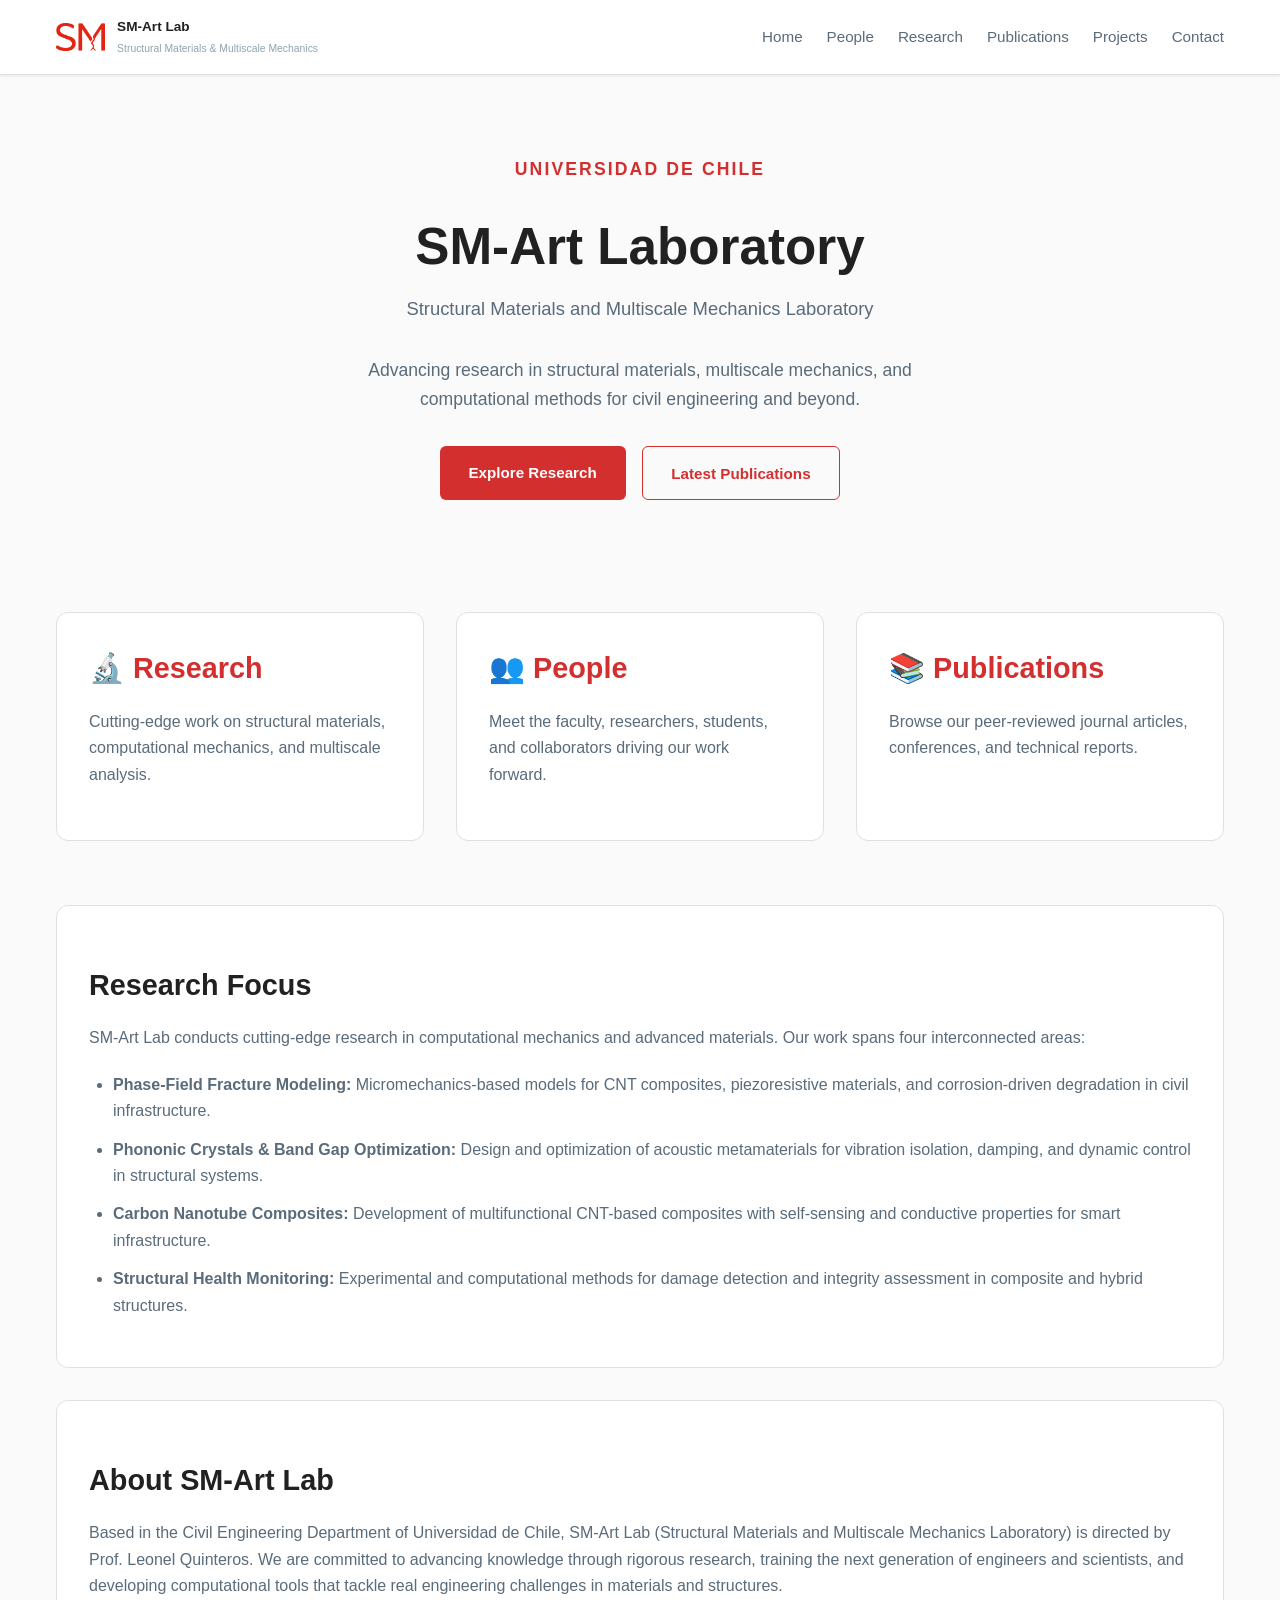
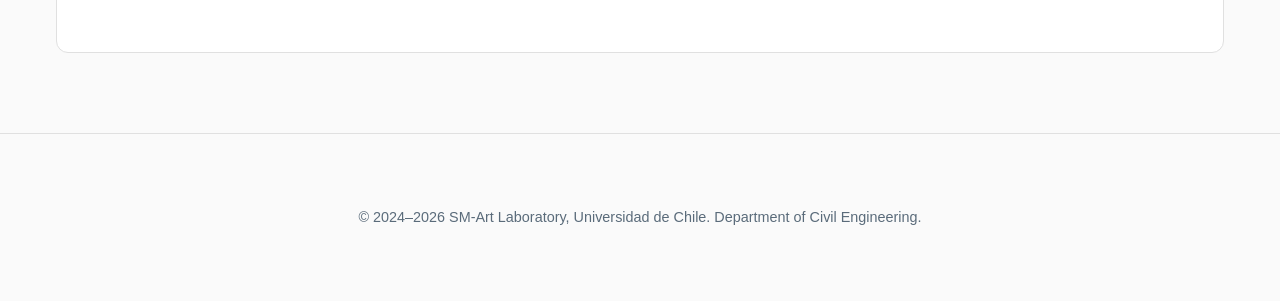
<file: index.html>
<!DOCTYPE html>
<html lang="en">
<head>
  <meta charset="UTF-8" />
  <meta name="viewport" content="width=device-width, initial-scale=1.0" />
  <title>SM-Art Lab | Structural Materials and Multiscale Mechanics</title>
  <link rel="stylesheet" href="css/styles.css" />
</head>
<body>
  <header class="site-header">
    <div class="container">
      <a class="brand" href="index.html">
        <img src="logo_short.png" alt="SM-Art Lab" />
        <div class="brand-text">
          <strong>SM-Art Lab</strong>
          <small>Structural Materials & Multiscale Mechanics</small>
        </div>
      </a>
      <nav>
        <a href="index.html">Home</a>
        <a href="people.html">People</a>
        <a href="research.html">Research</a>
        <a href="publications.html">Publications</a>
        <a href="projects.html">Projects</a>
        <a href="contact.html">Contact</a>
      </nav>
    </div>
  </header>

  <main class="container">
    <section class="hero">
      <p class="eyebrow">Universidad de Chile</p>
      <h1>SM-Art Laboratory</h1>
      <p style="font-size: 1.15rem; color: var(--gray-med); margin-bottom: 2rem;">Structural Materials and Multiscale Mechanics Laboratory</p>
      <p>Advancing research in structural materials, multiscale mechanics, and computational methods for civil engineering and beyond.</p>
      <div class="hero-links">
        <a class="button" href="research.html">Explore Research</a>
        <a class="button secondary" href="publications.html">Latest Publications</a>
      </div>
    </section>

    <section class="feature-grid" style="margin-top: 4rem;">
      <article>
        <h2>🔬 Research</h2>
        <p>Cutting-edge work on structural materials, computational mechanics, and multiscale analysis.</p>
      </article>
      <article>
        <h2>👥 People</h2>
        <p>Meet the faculty, researchers, students, and collaborators driving our work forward.</p>
      </article>
      <article>
        <h2>📚 Publications</h2>
        <p>Browse our peer-reviewed journal articles, conferences, and technical reports.</p>
      </article>
    </section>

    <section class="content-block" style="margin-top: 4rem;">
      <h2>Research Focus</h2>
      <p>SM-Art Lab conducts cutting-edge research in computational mechanics and advanced materials. Our work spans four interconnected areas:</p>
      <ul>
        <li><strong>Phase-Field Fracture Modeling:</strong> Micromechanics-based models for CNT composites, piezoresistive materials, and corrosion-driven degradation in civil infrastructure.</li>
        <li><strong>Phononic Crystals & Band Gap Optimization:</strong> Design and optimization of acoustic metamaterials for vibration isolation, damping, and dynamic control in structural systems.</li>
        <li><strong>Carbon Nanotube Composites:</strong> Development of multifunctional CNT-based composites with self-sensing and conductive properties for smart infrastructure.</li>
        <li><strong>Structural Health Monitoring:</strong> Experimental and computational methods for damage detection and integrity assessment in composite and hybrid structures.</li>
      </ul>
    </section>

    <section class="content-block" style="margin-top: 2rem;">
      <h2>About SM-Art Lab</h2>
      <p>Based in the Civil Engineering Department of Universidad de Chile, SM-Art Lab (Structural Materials and Multiscale Mechanics Laboratory) is directed by Prof. Leonel Quinteros. We are committed to advancing knowledge through rigorous research, training the next generation of engineers and scientists, and developing computational tools that tackle real engineering challenges in materials and structures.</p>
    </section>
  </main>

  <footer class="site-footer">
    <div class="container">
      <p>© 2024–2026 SM-Art Laboratory, Universidad de Chile. Department of Civil Engineering.</p>
    </div>
  </footer>
</body>
</html>
</file>
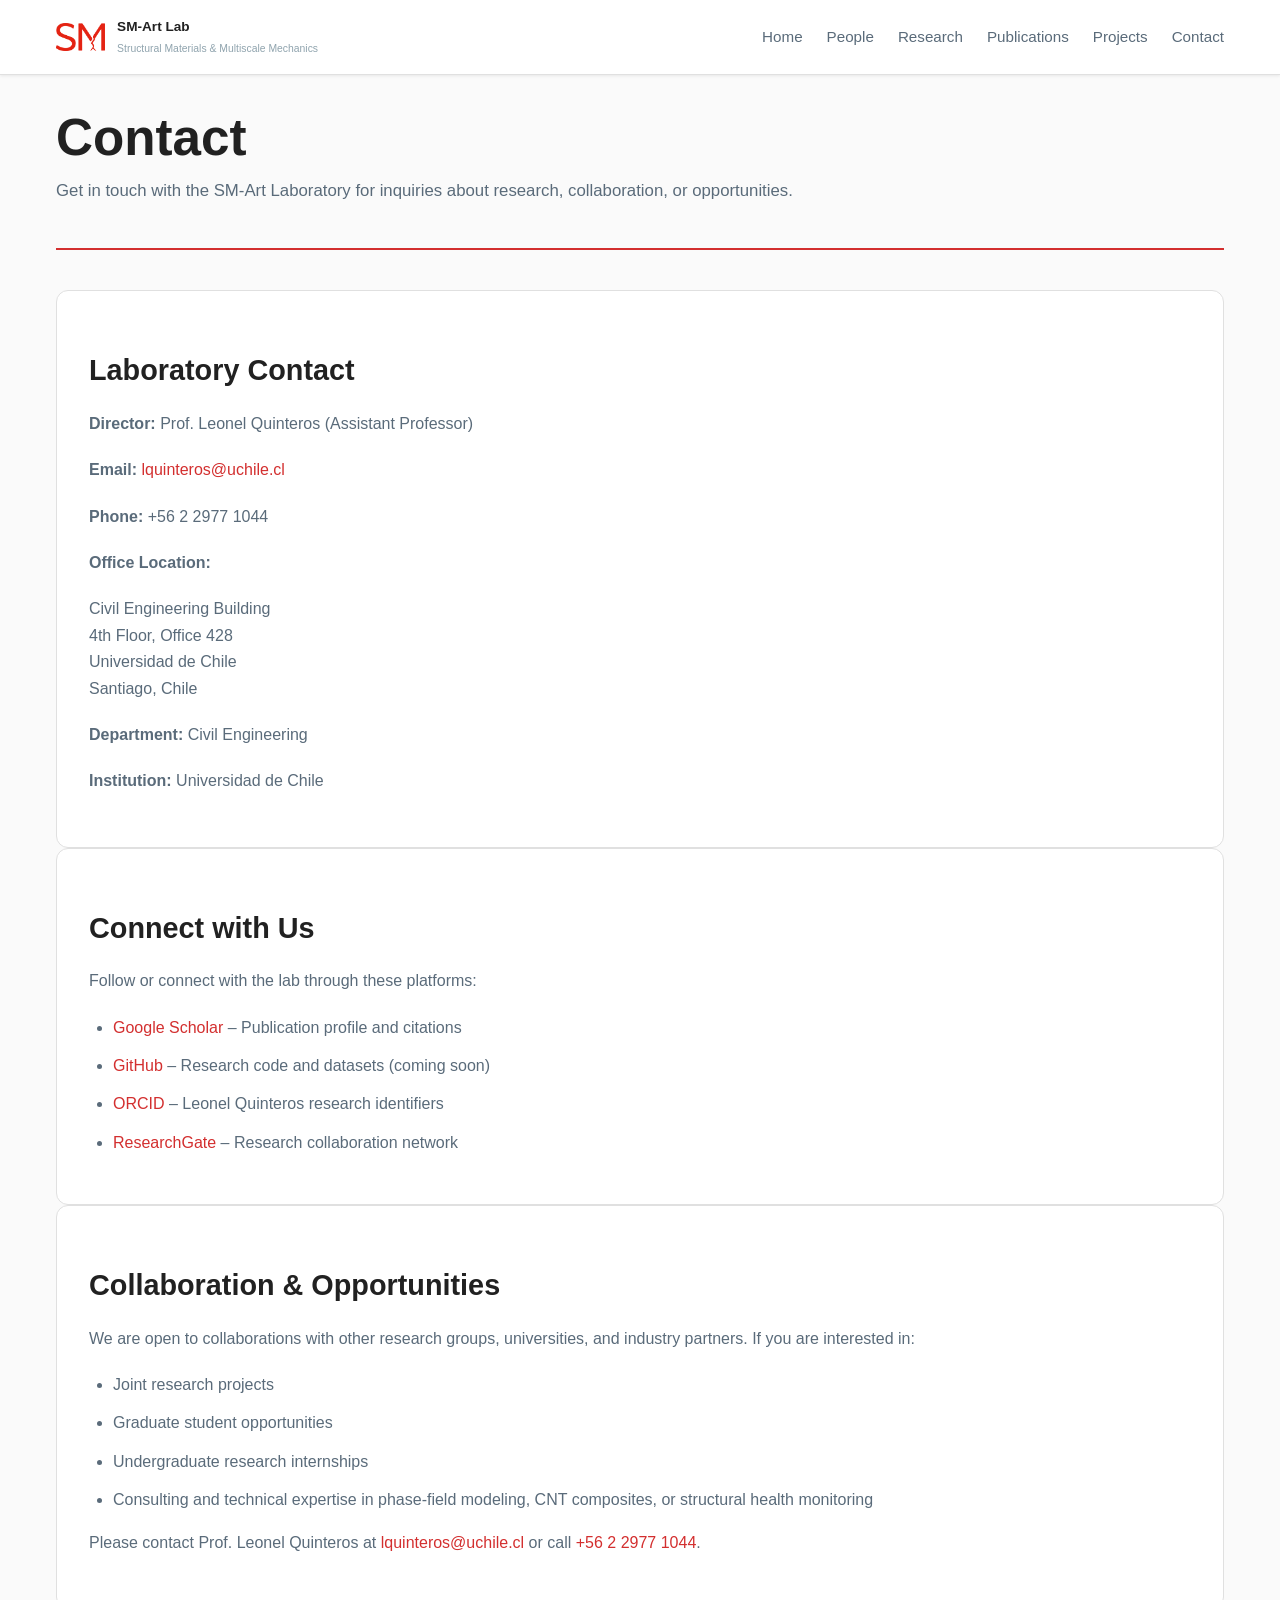
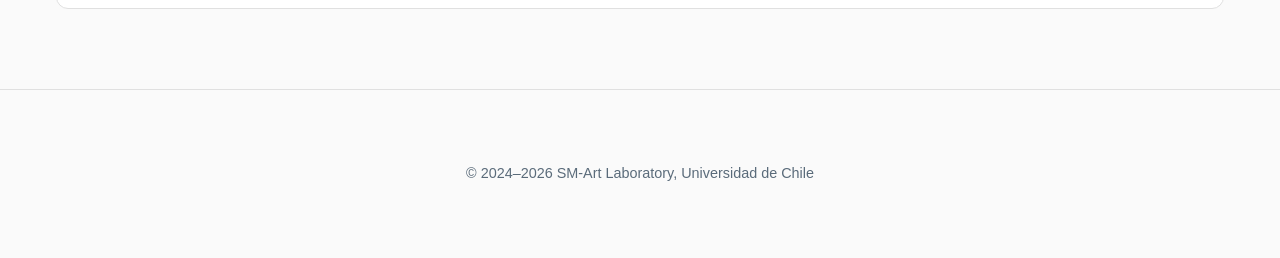
<file: contact.html>
<!DOCTYPE html>
<html lang="en">
<head>
  <meta charset="UTF-8" />
  <meta name="viewport" content="width=device-width, initial-scale=1.0" />
  <title>Contact | SM-Art Lab</title>
  <link rel="stylesheet" href="css/styles.css" />
</head>
<body>
  <header class="site-header">
    <div class="container">
      <a class="brand" href="index.html">
        <img src="logo_short.png" alt="SM-Art Lab" />
        <div class="brand-text">
          <strong>SM-Art Lab</strong>
          <small>Structural Materials & Multiscale Mechanics</small>
        </div>
      </a>
      <nav>
        <a href="index.html">Home</a>
        <a href="people.html">People</a>
        <a href="research.html">Research</a>
        <a href="publications.html">Publications</a>
        <a href="projects.html">Projects</a>
        <a href="contact.html">Contact</a>
      </nav>
    </div>
  </header>

  <main class="container">
    <section class="page-title">
      <h1>Contact</h1>
      <p>Get in touch with the SM-Art Laboratory for inquiries about research, collaboration, or opportunities.</p>
    </section>

    <section class="content-block contact-block">
      <h2>Laboratory Contact</h2>
      <p><strong>Director:</strong> Prof. Leonel Quinteros (Assistant Professor)</p>
      <p><strong>Email:</strong> <a href="mailto:lquinteros@uchile.cl">lquinteros@uchile.cl</a></p>
      <p><strong>Phone:</strong> +56 2 2977 1044</p>
      <p style="margin-top: 1rem;"><strong>Office Location:</strong></p>
      <p>
        Civil Engineering Building<br />
        4th Floor, Office 428<br />
        Universidad de Chile<br />
        Santiago, Chile
      </p>
      <p style="margin-top: 1rem;"><strong>Department:</strong> Civil Engineering</p>
      <p><strong>Institution:</strong> Universidad de Chile</p>
    </section>

    <section class="content-block">
      <h2>Connect with Us</h2>
      <p>Follow or connect with the lab through these platforms:</p>
      <ul>
        <li><a href="https://scholar.google.com/citations?user=kByASicAAAAJ&hl=es" target="_blank">Google Scholar</a> – Publication profile and citations</li>
        <li><a href="#">GitHub</a> – Research code and datasets (coming soon)</li>
        <li><a href="#">ORCID</a> – Leonel Quinteros research identifiers</li>
        <li><a href="#">ResearchGate</a> – Research collaboration network</li>
      </ul>
    </section>

    <section class="content-block">
      <h2>Collaboration & Opportunities</h2>
      <p>We are open to collaborations with other research groups, universities, and industry partners. If you are interested in:</p>
      <ul>
        <li>Joint research projects</li>
        <li>Graduate student opportunities</li>
        <li>Undergraduate research internships</li>
        <li>Consulting and technical expertise in phase-field modeling, CNT composites, or structural health monitoring</li>
      </ul>
      <p>Please contact Prof. Leonel Quinteros at <a href="mailto:lquinteros@uchile.cl">lquinteros@uchile.cl</a> or call <a href="tel:+56229771044">+56 2 2977 1044</a>.</p>
    </section>
  </main>

  <footer class="site-footer">
    <div class="container">
      <p>© 2024–2026 SM-Art Laboratory, Universidad de Chile</p>
    </div>
  </footer>
</body>
</html>
</file>
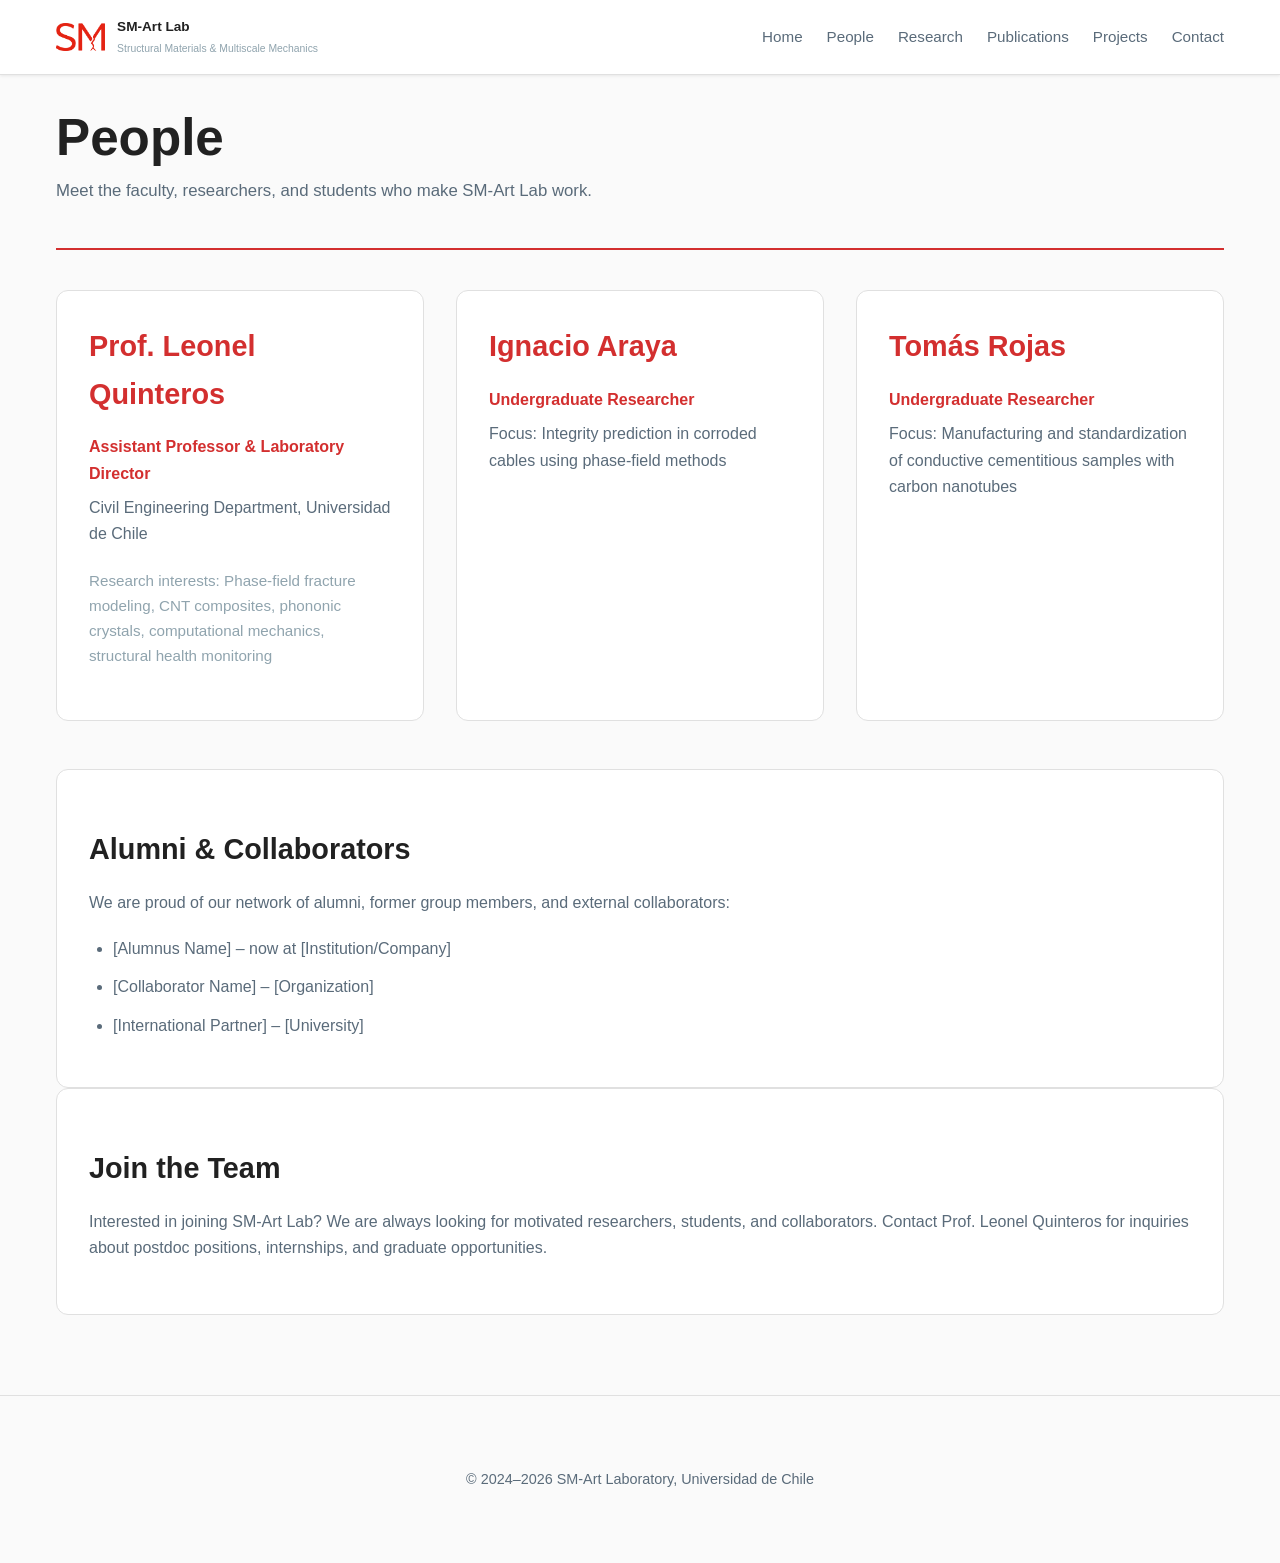
<file: people.html>
<!DOCTYPE html>
<html lang="en">
<head>
  <meta charset="UTF-8" />
  <meta name="viewport" content="width=device-width, initial-scale=1.0" />
  <title>People | SM-Art Lab</title>
  <link rel="stylesheet" href="css/styles.css" />
</head>
<body>
  <header class="site-header">
    <div class="container">
      <a class="brand" href="index.html">
        <img src="logo_short.png" alt="SM-Art Lab" />
        <div class="brand-text">
          <strong>SM-Art Lab</strong>
          <small>Structural Materials & Multiscale Mechanics</small>
        </div>
      </a>
      <nav>
        <a href="index.html">Home</a>
        <a href="people.html">People</a>
        <a href="research.html">Research</a>
        <a href="publications.html">Publications</a>
        <a href="projects.html">Projects</a>
        <a href="contact.html">Contact</a>
      </nav>
    </div>
  </header>

  <main class="container">
    <section class="page-title">
      <h1>People</h1>
      <p>Meet the faculty, researchers, and students who make SM-Art Lab work.</p>
    </section>

    <section class="profile-grid">
      <article class="profile-card">
        <h2>Prof. Leonel Quinteros</h2>
        <p style="font-weight: 600; color: var(--primary); margin-bottom: 0.5rem;">Assistant Professor & Laboratory Director</p>
        <p>Civil Engineering Department, Universidad de Chile</p>
        <p style="font-size: 0.95rem; color: var(--gray-light); margin-top: 1rem;">Research interests: Phase-field fracture modeling, CNT composites, phononic crystals, computational mechanics, structural health monitoring</p>
      </article>
      <article class="profile-card">
        <h2>Ignacio Araya</h2>
        <p style="font-weight: 600; color: var(--primary); margin-bottom: 0.5rem;">Undergraduate Researcher</p>
        <p>Focus: Integrity prediction in corroded cables using phase-field methods</p>
      </article>
      <article class="profile-card">
        <h2>Tomás Rojas</h2>
        <p style="font-weight: 600; color: var(--primary); margin-bottom: 0.5rem;">Undergraduate Researcher</p>
        <p>Focus: Manufacturing and standardization of conductive cementitious samples with carbon nanotubes</p>
      </article>
    </section>

    <section class="content-block" style="margin-top: 3rem;">
      <h2>Alumni & Collaborators</h2>
      <p>We are proud of our network of alumni, former group members, and external collaborators:</p>
      <ul>
        <li>[Alumnus Name] – now at [Institution/Company]</li>
        <li>[Collaborator Name] – [Organization]</li>
        <li>[International Partner] – [University]</li>
      </ul>
    </section>

    <section class="content-block">
      <h2>Join the Team</h2>
      <p>Interested in joining SM-Art Lab? We are always looking for motivated researchers, students, and collaborators. Contact Prof. Leonel Quinteros for inquiries about postdoc positions, internships, and graduate opportunities.</p>
    </section>
  </main>

  <footer class="site-footer">
    <div class="container">
      <p>© 2024–2026 SM-Art Laboratory, Universidad de Chile</p>
    </div>
  </footer>
</body>
</html>
</file>
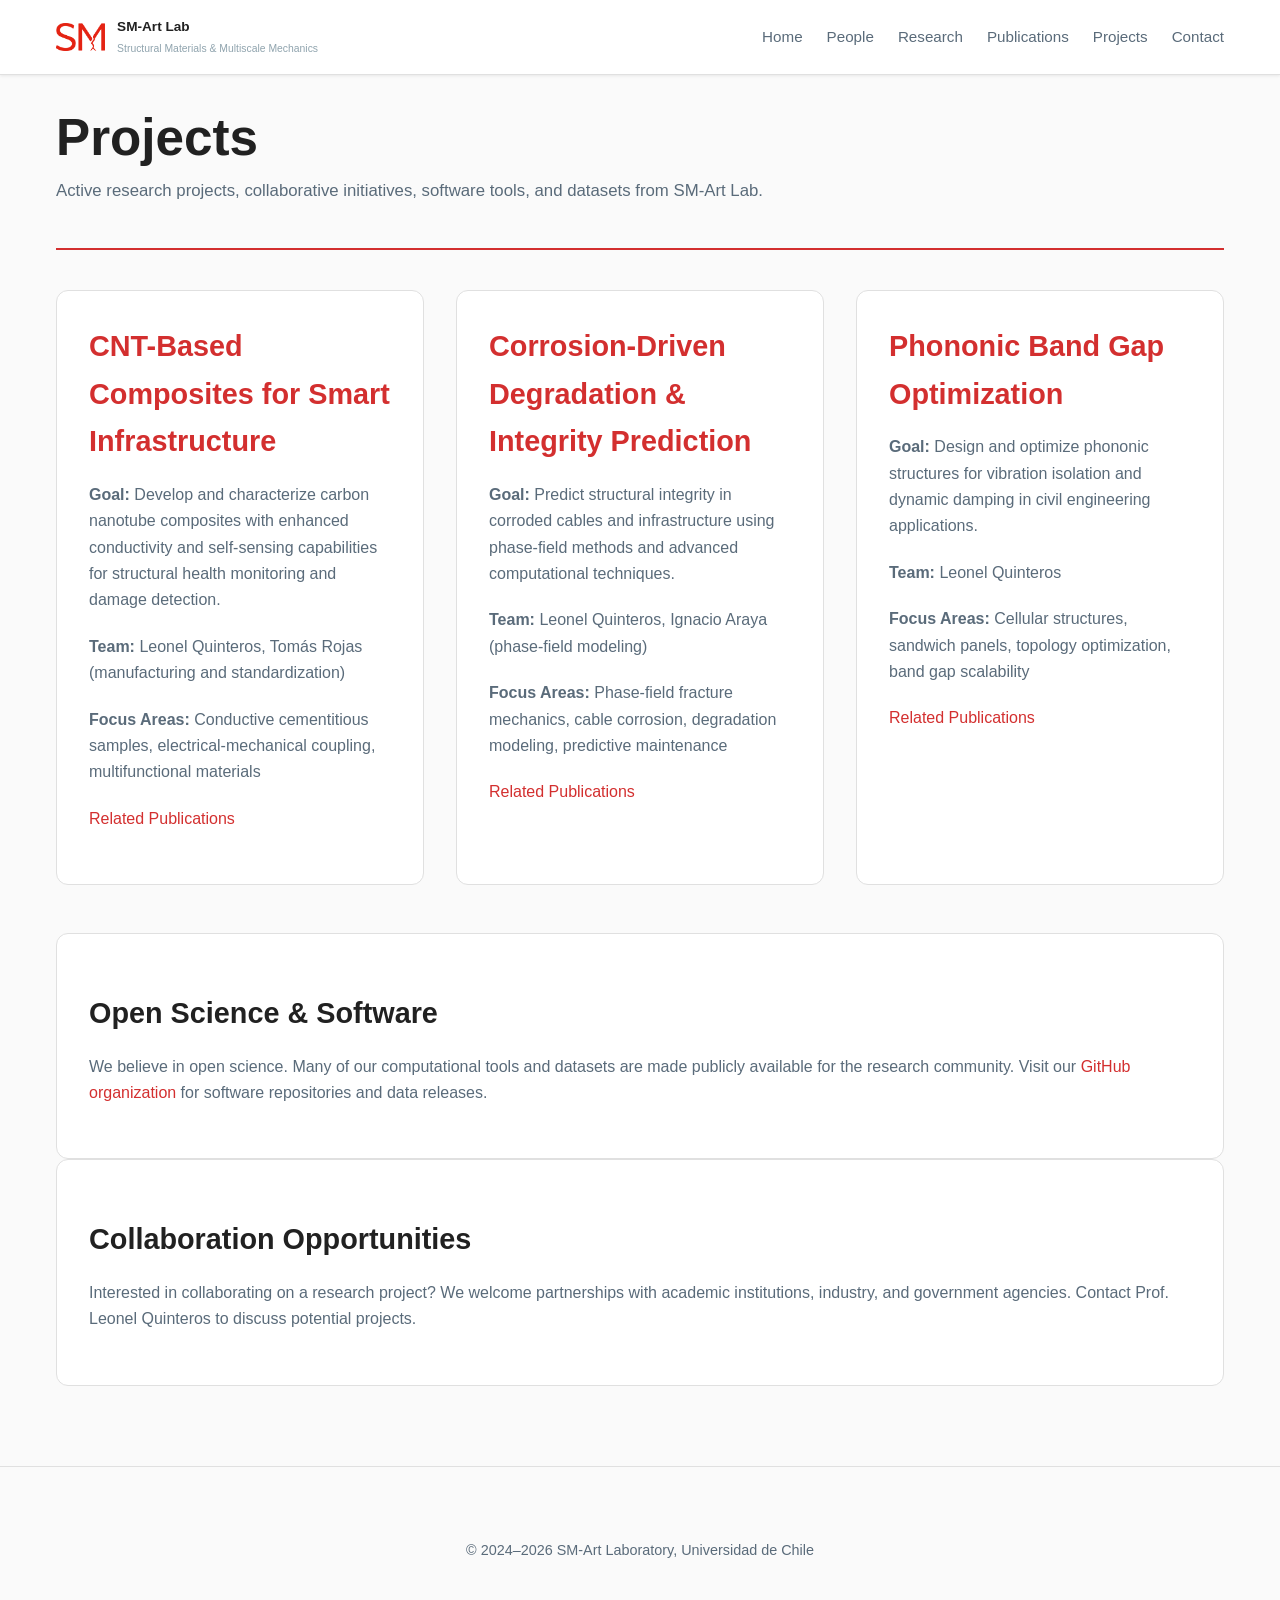
<file: projects.html>
<!DOCTYPE html>
<html lang="en">
<head>
  <meta charset="UTF-8" />
  <meta name="viewport" content="width=device-width, initial-scale=1.0" />
  <title>Projects | SM-Art Lab</title>
  <link rel="stylesheet" href="css/styles.css" />
</head>
<body>
  <header class="site-header">
    <div class="container">
      <a class="brand" href="index.html">
        <img src="logo_short.png" alt="SM-Art Lab" />
        <div class="brand-text">
          <strong>SM-Art Lab</strong>
          <small>Structural Materials & Multiscale Mechanics</small>
        </div>
      </a>
      <nav>
        <a href="index.html">Home</a>
        <a href="people.html">People</a>
        <a href="research.html">Research</a>
        <a href="publications.html">Publications</a>
        <a href="projects.html">Projects</a>
        <a href="contact.html">Contact</a>
      </nav>
    </div>
  </header>

  <main class="container">
    <section class="page-title">
      <h1>Projects</h1>
      <p>Active research projects, collaborative initiatives, software tools, and datasets from SM-Art Lab.</p>
    </section>

    <section class="project-grid">
      <article>
        <h2>CNT-Based Composites for Smart Infrastructure</h2>
        <p><strong>Goal:</strong> Develop and characterize carbon nanotube composites with enhanced conductivity and self-sensing capabilities for structural health monitoring and damage detection.</p>
        <p><strong>Team:</strong> Leonel Quinteros, Tomás Rojas (manufacturing and standardization)</p>
        <p><strong>Focus Areas:</strong> Conductive cementitious samples, electrical-mechanical coupling, multifunctional materials</p>
        <p style="margin-top: 1rem;">
          <a href="https://scholar.google.com/citations?user=kByASicAAAAJ">Related Publications</a>
        </p>
      </article>
      <article>
        <h2>Corrosion-Driven Degradation & Integrity Prediction</h2>
        <p><strong>Goal:</strong> Predict structural integrity in corroded cables and infrastructure using phase-field methods and advanced computational techniques.</p>
        <p><strong>Team:</strong> Leonel Quinteros, Ignacio Araya (phase-field modeling)</p>
        <p><strong>Focus Areas:</strong> Phase-field fracture mechanics, cable corrosion, degradation modeling, predictive maintenance</p>
        <p style="margin-top: 1rem;">
          <a href="https://scholar.google.com/citations?user=kByASicAAAAJ">Related Publications</a>
        </p>
      </article>
      <article>
        <h2>Phononic Band Gap Optimization</h2>
        <p><strong>Goal:</strong> Design and optimize phononic structures for vibration isolation and dynamic damping in civil engineering applications.</p>
        <p><strong>Team:</strong> Leonel Quinteros</p>
        <p><strong>Focus Areas:</strong> Cellular structures, sandwich panels, topology optimization, band gap scalability</p>
        <p style="margin-top: 1rem;">
          <a href="https://scholar.google.com/citations?user=kByASicAAAAJ">Related Publications</a>
        </p>
      </article>
    </section>

    <section class="content-block" style="margin-top: 3rem;">
      <h2>Open Science & Software</h2>
      <p>We believe in open science. Many of our computational tools and datasets are made publicly available for the research community. Visit our <a href="#">GitHub organization</a> for software repositories and data releases.</p>
    </section>

    <section class="content-block">
      <h2>Collaboration Opportunities</h2>
      <p>Interested in collaborating on a research project? We welcome partnerships with academic institutions, industry, and government agencies. Contact Prof. Leonel Quinteros to discuss potential projects.</p>
    </section>
  </main>

  <footer class="site-footer">
    <div class="container">
      <p>© 2024–2026 SM-Art Laboratory, Universidad de Chile</p>
    </div>
  </footer>
</body>
</html>
</file>
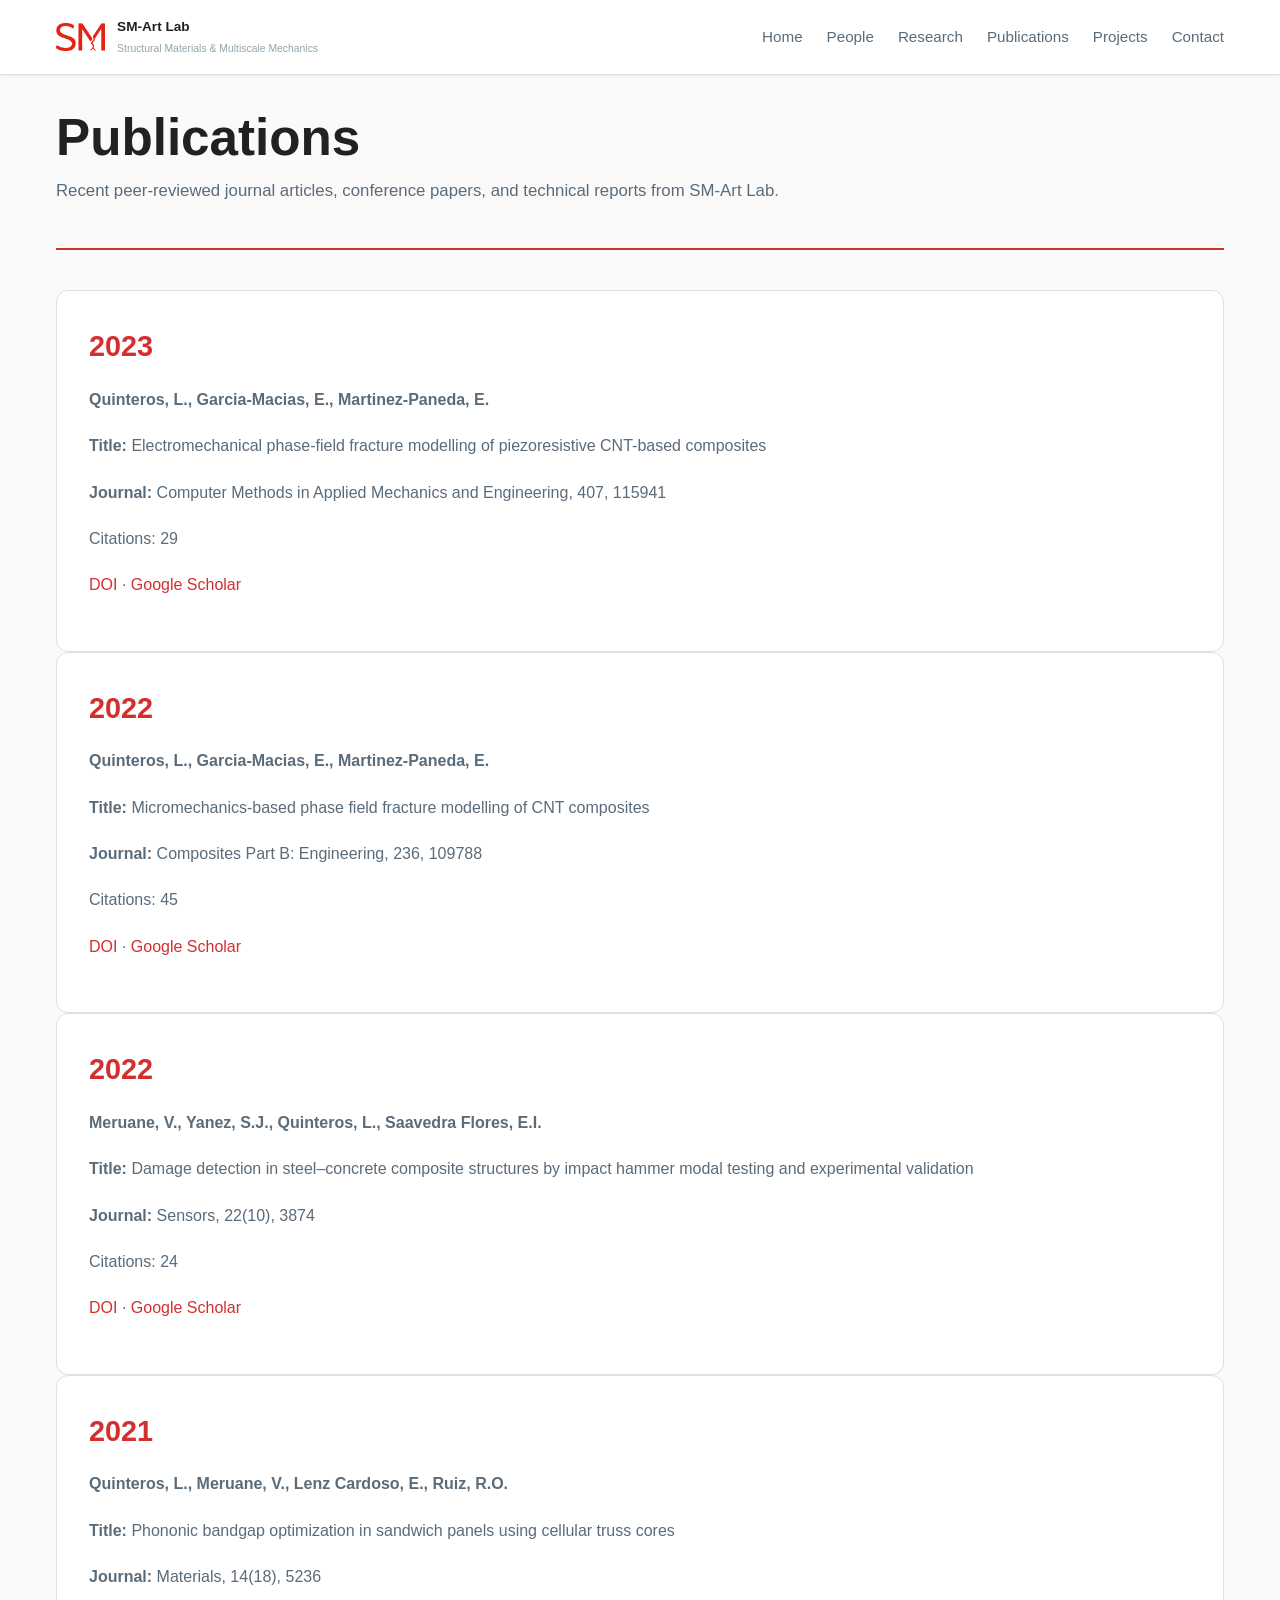
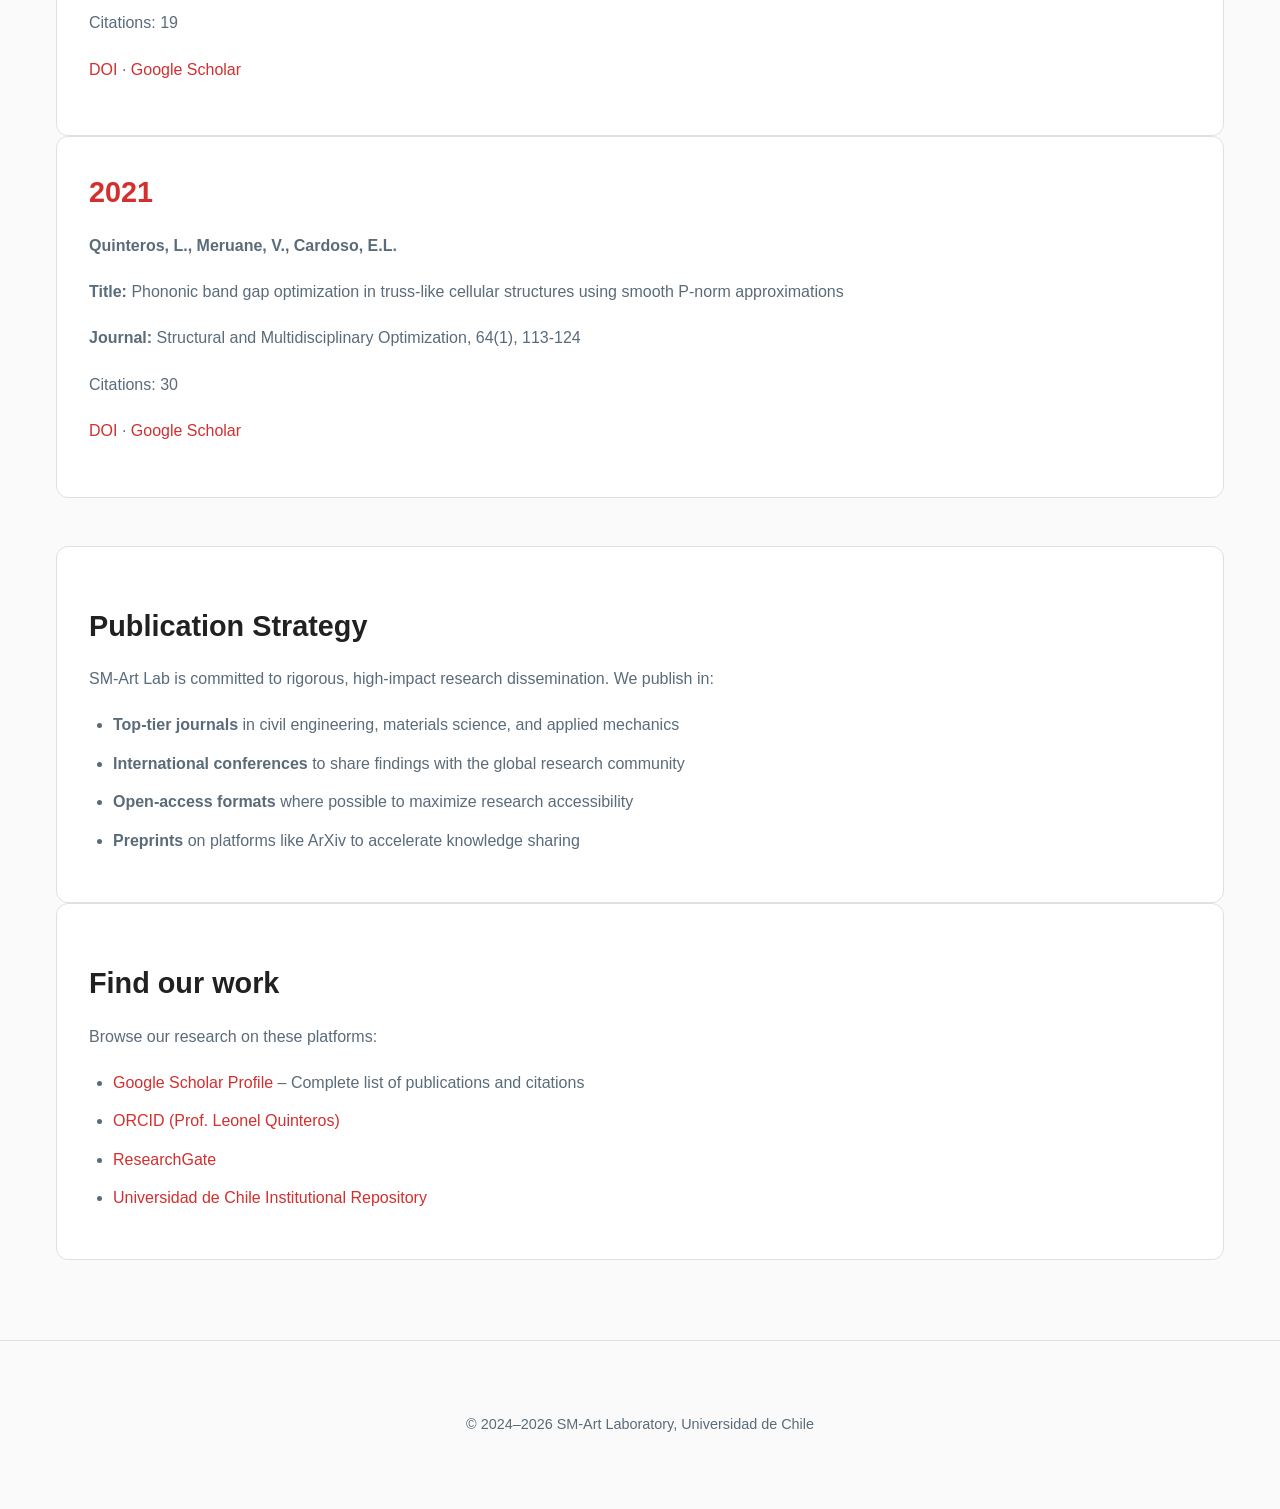
<file: publications.html>
<!DOCTYPE html>
<html lang="en">
<head>
  <meta charset="UTF-8" />
  <meta name="viewport" content="width=device-width, initial-scale=1.0" />
  <title>Publications | SM-Art Lab</title>
  <link rel="stylesheet" href="css/styles.css" />
</head>
<body>
  <header class="site-header">
    <div class="container">
      <a class="brand" href="index.html">
        <img src="logo_short.png" alt="SM-Art Lab" />
        <div class="brand-text">
          <strong>SM-Art Lab</strong>
          <small>Structural Materials & Multiscale Mechanics</small>
        </div>
      </a>
      <nav>
        <a href="index.html">Home</a>
        <a href="people.html">People</a>
        <a href="research.html">Research</a>
        <a href="publications.html">Publications</a>
        <a href="projects.html">Projects</a>
        <a href="contact.html">Contact</a>
      </nav>
    </div>
  </header>

  <main class="container">
    <section class="page-title">
      <h1>Publications</h1>
      <p>Recent peer-reviewed journal articles, conference papers, and technical reports from SM-Art Lab.</p>
    </section>

    <section class="publication-list" id="publication-list-container">
      <!-- Publications will be loaded dynamically here -->
      <p>Loading publications...</p>
    </section>

    <section class="content-block" style="margin-top: 3rem;">
      <h2>Publication Strategy</h2>
      <p>SM-Art Lab is committed to rigorous, high-impact research dissemination. We publish in:</p>
      <ul>
        <li><strong>Top-tier journals</strong> in civil engineering, materials science, and applied mechanics</li>
        <li><strong>International conferences</strong> to share findings with the global research community</li>
        <li><strong>Open-access formats</strong> where possible to maximize research accessibility</li>
        <li><strong>Preprints</strong> on platforms like ArXiv to accelerate knowledge sharing</li>
      </ul>
    </section>

    <section class="content-block">
      <h2>Find our work</h2>
      <p>Browse our research on these platforms:</p>
      <ul>
        <li><a href="https://scholar.google.com/citations?user=kByASicAAAAJ&hl=es" target="_blank">Google Scholar Profile</a> – Complete list of publications and citations</li>
        <li><a href="#">ORCID (Prof. Leonel Quinteros)</a></li>
        <li><a href="#">ResearchGate</a></li>
        <li><a href="#">Universidad de Chile Institutional Repository</a></li>
      </ul>
    </section>
  </main>

  <footer class="site-footer">
    <div class="container">
      <p>© 2024–2026 SM-Art Laboratory, Universidad de Chile</p>
    </div>
  </footer>

  <script src="js/publications.js"></script>
</body>
</html>
</file>
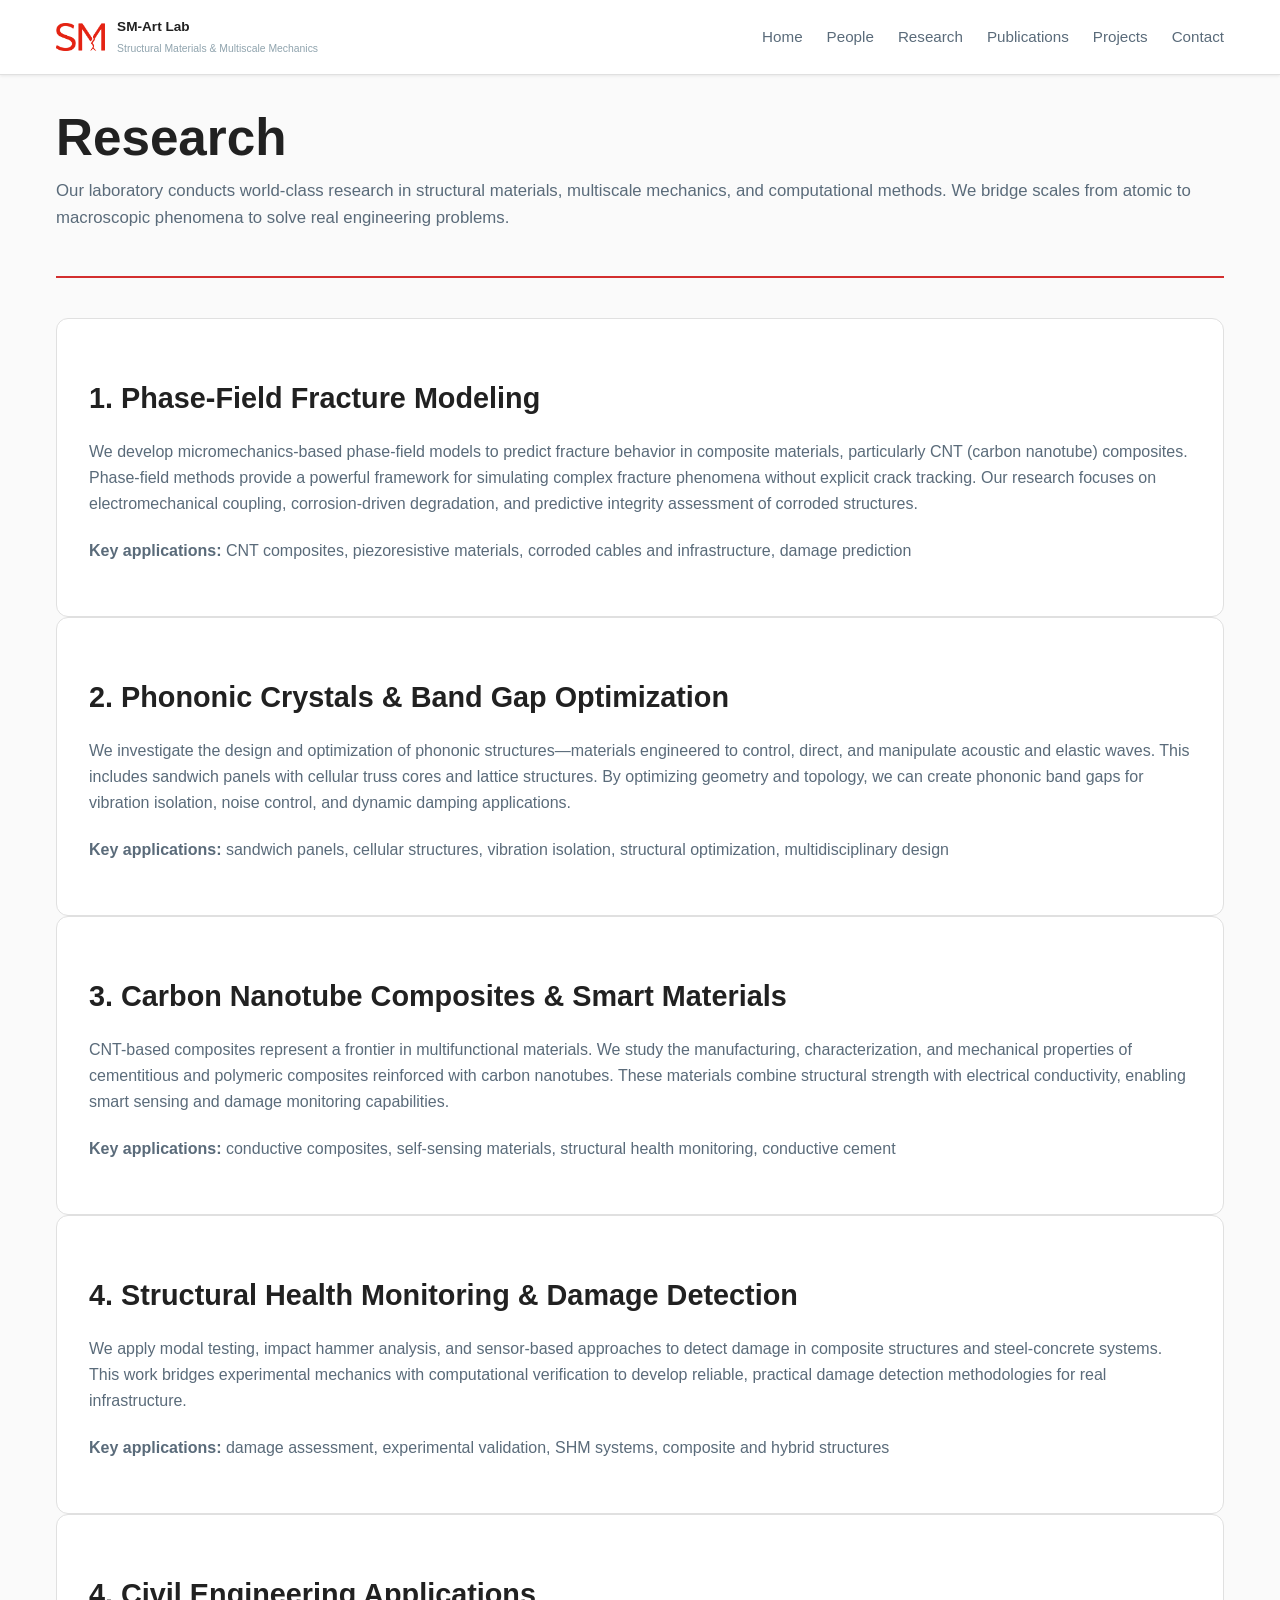
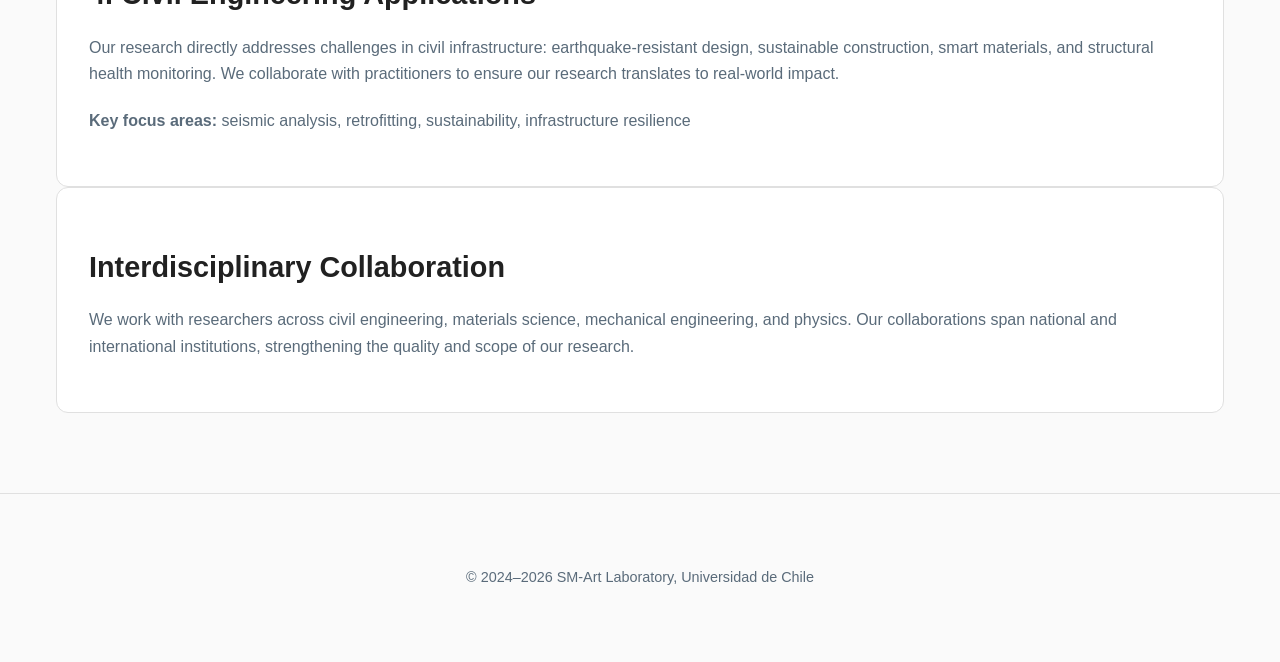
<file: research.html>
<!DOCTYPE html>
<html lang="en">
<head>
  <meta charset="UTF-8" />
  <meta name="viewport" content="width=device-width, initial-scale=1.0" />
  <title>Research | SM-Art Lab</title>
  <link rel="stylesheet" href="css/styles.css" />
</head>
<body>
  <header class="site-header">
    <div class="container">
      <a class="brand" href="index.html">
        <img src="logo_short.png" alt="SM-Art Lab" />
        <div class="brand-text">
          <strong>SM-Art Lab</strong>
          <small>Structural Materials & Multiscale Mechanics</small>
        </div>
      </a>
      <nav>
        <a href="index.html">Home</a>
        <a href="people.html">People</a>
        <a href="research.html">Research</a>
        <a href="publications.html">Publications</a>
        <a href="projects.html">Projects</a>
        <a href="contact.html">Contact</a>
      </nav>
    </div>
  </header>

  <main class="container">
    <section class="page-title">
      <h1>Research</h1>
      <p>Our laboratory conducts world-class research in structural materials, multiscale mechanics, and computational methods. We bridge scales from atomic to macroscopic phenomena to solve real engineering problems.</p>
    </section>

    <section class="content-block">
      <h2>1. Phase-Field Fracture Modeling</h2>
      <p>We develop micromechanics-based phase-field models to predict fracture behavior in composite materials, particularly CNT (carbon nanotube) composites. Phase-field methods provide a powerful framework for simulating complex fracture phenomena without explicit crack tracking. Our research focuses on electromechanical coupling, corrosion-driven degradation, and predictive integrity assessment of corroded structures.</p>
      <p><strong>Key applications:</strong> CNT composites, piezoresistive materials, corroded cables and infrastructure, damage prediction</p>
    </section>

    <section class="content-block">
      <h2>2. Phononic Crystals & Band Gap Optimization</h2>
      <p>We investigate the design and optimization of phononic structures—materials engineered to control, direct, and manipulate acoustic and elastic waves. This includes sandwich panels with cellular truss cores and lattice structures. By optimizing geometry and topology, we can create phononic band gaps for vibration isolation, noise control, and dynamic damping applications.</p>
      <p><strong>Key applications:</strong> sandwich panels, cellular structures, vibration isolation, structural optimization, multidisciplinary design</p>
    </section>

    <section class="content-block">
      <h2>3. Carbon Nanotube Composites & Smart Materials</h2>
      <p>CNT-based composites represent a frontier in multifunctional materials. We study the manufacturing, characterization, and mechanical properties of cementitious and polymeric composites reinforced with carbon nanotubes. These materials combine structural strength with electrical conductivity, enabling smart sensing and damage monitoring capabilities.</p>
      <p><strong>Key applications:</strong> conductive composites, self-sensing materials, structural health monitoring, conductive cement</p>
    </section>

    <section class="content-block">
      <h2>4. Structural Health Monitoring & Damage Detection</h2>
      <p>We apply modal testing, impact hammer analysis, and sensor-based approaches to detect damage in composite structures and steel-concrete systems. This work bridges experimental mechanics with computational verification to develop reliable, practical damage detection methodologies for real infrastructure.</p>
      <p><strong>Key applications:</strong> damage assessment, experimental validation, SHM systems, composite and hybrid structures</p>
    </section>

    <section class="content-block">
      <h2>4. Civil Engineering Applications</h2>
      <p>Our research directly addresses challenges in civil infrastructure: earthquake-resistant design, sustainable construction, smart materials, and structural health monitoring. We collaborate with practitioners to ensure our research translates to real-world impact.</p>
      <p><strong>Key focus areas:</strong> seismic analysis, retrofitting, sustainability, infrastructure resilience</p>
    </section>

    <section class="content-block">
      <h2>Interdisciplinary Collaboration</h2>
      <p>We work with researchers across civil engineering, materials science, mechanical engineering, and physics. Our collaborations span national and international institutions, strengthening the quality and scope of our research.</p>
    </section>
  </main>

  <footer class="site-footer">
    <div class="container">
      <p>© 2024–2026 SM-Art Laboratory, Universidad de Chile</p>
    </div>
  </footer>
</body>
</html>
</file>
<file: css/styles.css>
:root {
  --primary: #D32F2F;
  --primary-dark: #B71C1C;
  --gray-dark: #37474F;
  --gray-med: #5A6B7A;
  --gray-light: #90A4AE;
  --bg: #FAFAFA;
  --surface: #FFFFFF;
  --text: #212121;
  --border: #E0E0E0;
  --accent: #D32F2F;
}

* {
  box-sizing: border-box;
}

html {
  scroll-behavior: smooth;
}

body {
  margin: 0;
  font-family: -apple-system, BlinkMacSystemFont, "Segoe UI", "Helvetica Neue", sans-serif;
  background: var(--bg);
  color: var(--text);
  line-height: 1.65;
}

.container {
  width: min(1200px, calc(100% - 2rem));
  margin: 0 auto;
  padding: 2rem 1rem;
}

/* Header & Navigation */
.site-header {
  background: var(--surface);
  border-bottom: 1px solid var(--border);
  position: sticky;
  top: 0;
  z-index: 30;
  box-shadow: 0 1px 3px rgba(0,0,0,0.08);
}

.site-header .container {
  display: flex;
  align-items: center;
  justify-content: space-between;
  gap: 2rem;
  padding: 1rem 1rem;
}

.brand {
  display: flex;
  align-items: center;
  gap: 0.75rem;
  text-decoration: none;
  font-weight: 600;
  color: var(--text);
}

.brand img {
  height: 28px;
  width: auto;
}

.brand-text {
  display: flex;
  flex-direction: column;
  gap: 0.1rem;
  font-size: 0.75rem;
}

.brand-text strong {
  display: block;
  font-size: 0.85rem;
  color: var(--text);
  font-weight: 700;
}

.brand-text small {
  display: block;
  font-size: 0.65rem;
  color: var(--gray-light);
  font-weight: 400;
}

nav {
  display: flex;
  flex-wrap: wrap;
  gap: 1.5rem;
  margin-left: auto;
}

nav a {
  color: var(--gray-med);
  text-decoration: none;
  font-weight: 500;
  font-size: 0.95rem;
  position: relative;
}

nav a::after {
  content: '';
  position: absolute;
  bottom: -4px;
  left: 0;
  width: 0;
  height: 2px;
  background: var(--primary);
  transition: width 0.3s ease;
}

nav a:hover {
  color: var(--primary);
}

nav a:hover::after {
  width: 100%;
}

/* Hero Section */
.hero {
  padding: 3rem 0;
  text-align: center;
}

.eyebrow {
  text-transform: uppercase;
  letter-spacing: 0.12em;
  font-size: 0.8rem;
  color: var(--primary);
  margin-bottom: 0.5rem;
  font-weight: 700;
}

h1 {
  font-size: clamp(2.2rem, 5vw, 3.2rem);
  margin: 0 0 1rem;
  font-weight: 700;
  color: var(--text);
  line-height: 1.2;
}

h2 {
  font-size: clamp(1.4rem, 3vw, 1.8rem);
  margin: 1.5rem 0 1rem;
  font-weight: 700;
  color: var(--text);
}

p {
  margin: 0 0 1.25rem;
  color: var(--gray-med);
  font-size: 1rem;
}

.hero > p {
  font-size: 1.1rem;
  max-width: 600px;
  margin: 0 auto 2rem;
}

.hero-links {
  display: flex;
  flex-wrap: wrap;
  gap: 1rem;
  justify-content: center;
  margin-top: 2rem;
}

.button,
.button.secondary {
  padding: 0.85rem 1.8rem;
  border-radius: 6px;
  text-decoration: none;
  font-weight: 600;
  font-size: 0.95rem;
  border: none;
  cursor: pointer;
  transition: all 0.3s ease;
  display: inline-block;
}

.button {
  background: var(--primary);
  color: white;
}

.button:hover {
  background: var(--primary-dark);
  transform: translateY(-2px);
  box-shadow: 0 4px 12px rgba(211, 47, 47, 0.25);
}

.button.secondary {
  background: transparent;
  color: var(--primary);
  border: 1.5px solid var(--primary);
}

.button.secondary:hover {
  background: rgba(211, 47, 47, 0.05);
}

/* Grids */
.feature-grid,
.profile-grid,
.project-grid {
  display: grid;
  gap: 2rem;
  grid-template-columns: repeat(auto-fit, minmax(280px, 1fr));
  margin: 2rem 0;
}

.feature-grid article,
.profile-card,
.project-grid article,
.publication-list article,
.content-block {
  background: var(--surface);
  border: 1px solid var(--border);
  border-radius: 12px;
  padding: 2rem;
  transition: all 0.3s ease;
}

.feature-grid article:hover,
.profile-card:hover,
.project-grid article:hover,
.publication-list article:hover {
  border-color: var(--primary);
  box-shadow: 0 4px 16px rgba(211, 47, 47, 0.1);
  transform: translateY(-2px);
}

/* Page Title */
.page-title {
  margin-bottom: 2.5rem;
  padding-bottom: 1.5rem;
  border-bottom: 2px solid var(--primary);
}

.page-title h1 {
  margin-bottom: 0.5rem;
}

.page-title p {
  font-size: 1.05rem;
}

/* Article Elements */
.publication-list article h2,
.project-grid article h2,
.profile-card h2,
.feature-grid article h2 {
  margin-top: 0;
  color: var(--primary);
}

.contact-block ul,
.content-block ul {
  padding-left: 1.5rem;
  color: var(--gray-med);
}

.content-block ul li {
  margin-bottom: 0.75rem;
}

/* Links */
a {
  color: var(--primary);
  text-decoration: none;
  border-bottom: 1px solid transparent;
  transition: border-color 0.3s ease;
}

a:hover {
  border-bottom: 1px solid var(--primary);
}

/* Footer */
.site-footer {
  padding: 2.5rem 1rem;
  text-align: center;
  color: var(--gray-light);
  border-top: 1px solid var(--border);
  background: #FAFAFA;
  margin-top: 3rem;
}

.site-footer p {
  margin: 0;
  font-size: 0.9rem;
}

/* Responsive */
@media (max-width: 768px) {
  .site-header .container {
    flex-direction: column;
    align-items: flex-start;
    gap: 1rem;
  }

  nav {
    width: 100%;
    margin-left: 0;
    gap: 1rem;
  }

  .hero {
    padding: 2rem 0;
  }

  h1 {
    font-size: 1.8rem;
  }

  .feature-grid,
  .profile-grid,
  .project-grid {
    grid-template-columns: 1fr;
  }
}
</file>
